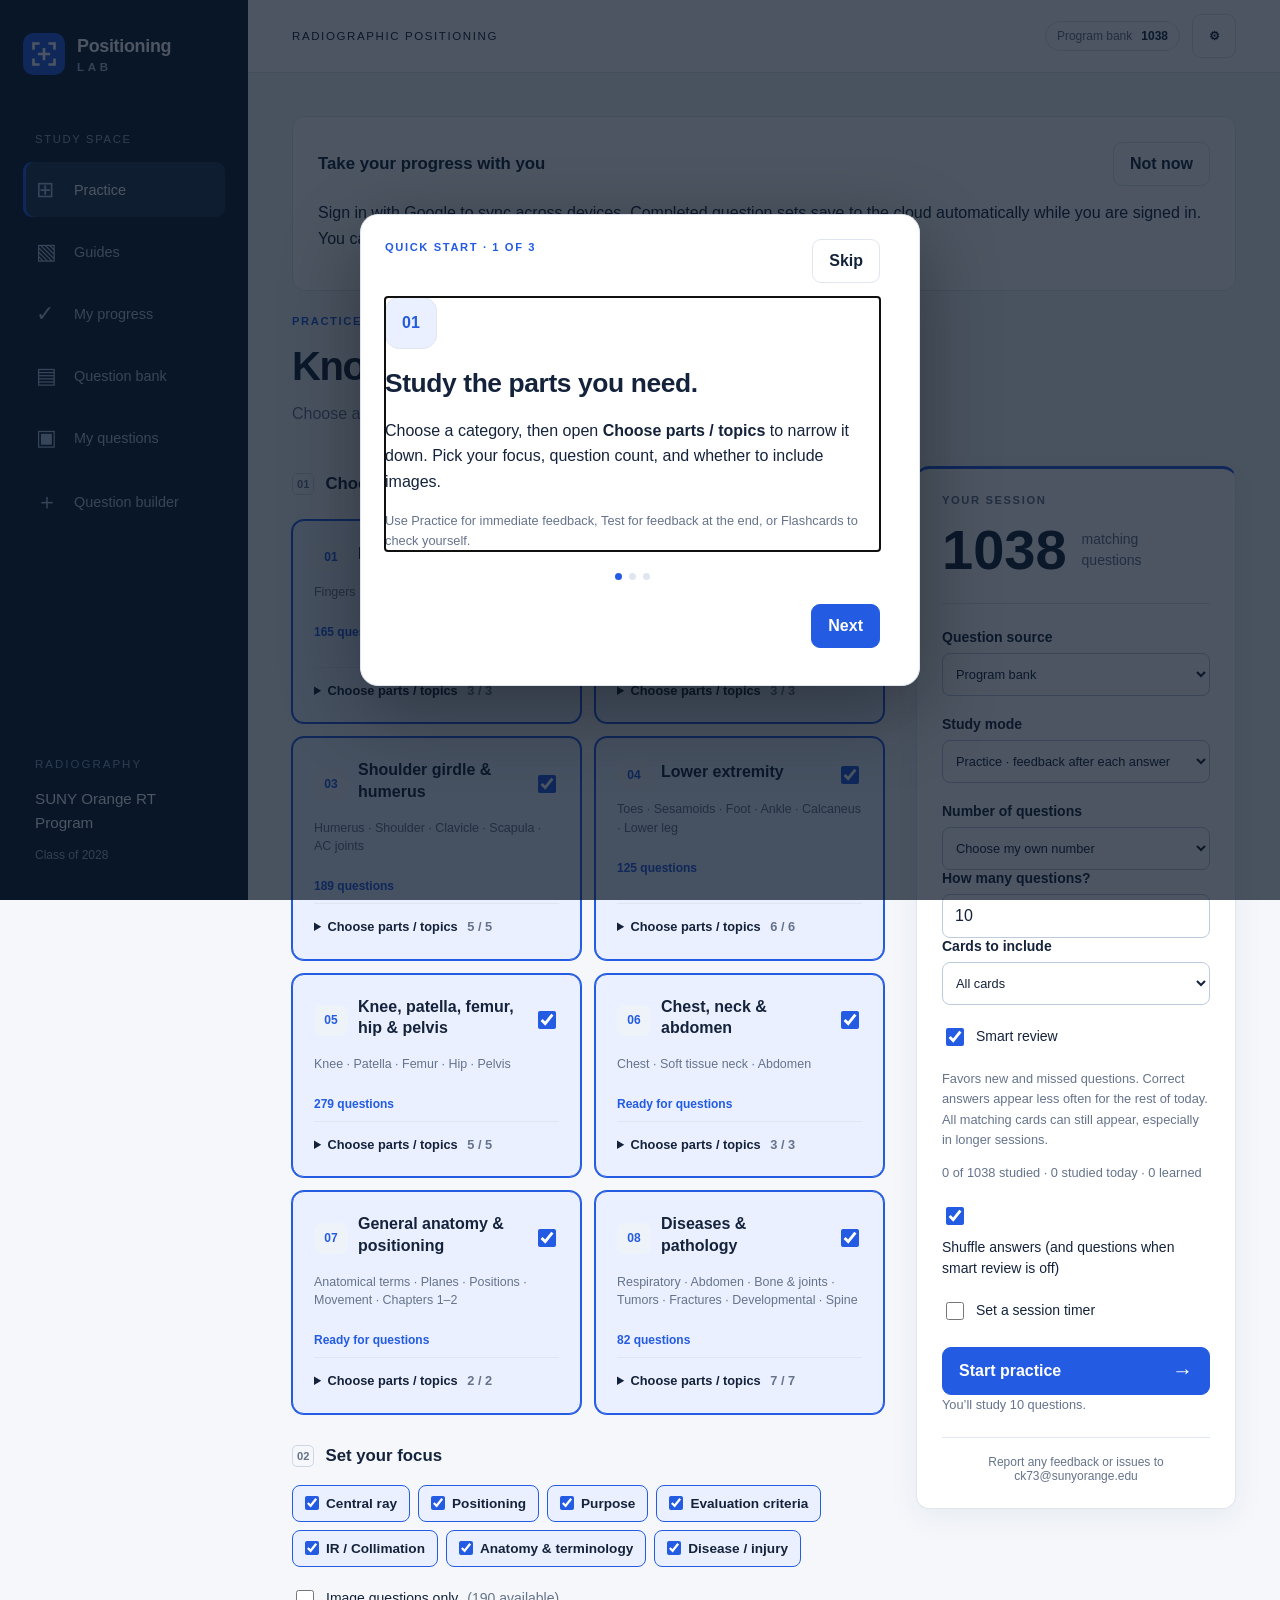
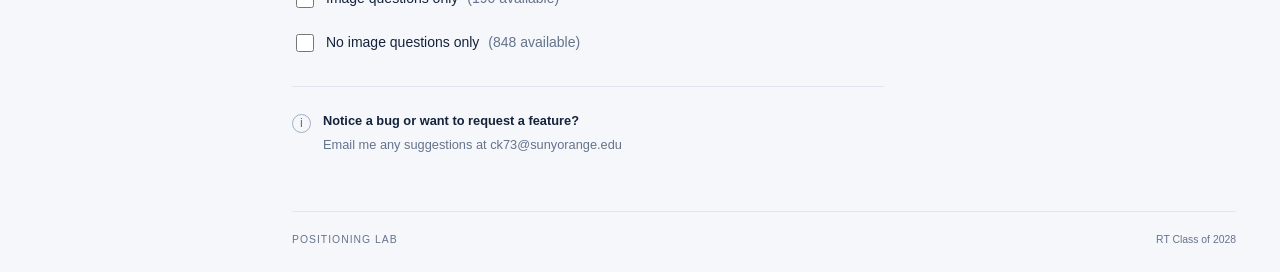
<file: index.html>
<!doctype html>
<html lang="en">
<head>
<meta charset="utf-8"><meta name="viewport" content="width=device-width,initial-scale=1,viewport-fit=cover">
<meta name="theme-color" content="#f5f7fb">
<script src="./preferences.js?v=guides-polish-2"></script>
<title>Positioning Lab | Radiography Practice</title>
<meta name="description" content="Practice radiographic positioning by anatomy group, central ray, purpose, and image evaluation.">
<link rel="icon" href="./favicon.svg" type="image/svg+xml"><link rel="stylesheet" href="./styles.css">
<link rel="stylesheet" href="./progress.css?v=subcategories-2">
<link rel="stylesheet" href="./appearance.css?v=ranks-1">
<script defer src="./app.js?v=guides-1"></script><script defer src="./catalog.js?v=2"></script><script defer src="./profile.js?v=guides-1"></script><script defer src="./progress.js?v=swift-sync-2"></script><script defer src="./builder.js?v=subcategories-2"></script>
<link rel="stylesheet" href="./cloud-sync.css?v=swift-sync-2">
<script defer src="./cloud-config.js?v=2"></script><script defer src="./cloud-model.js?v=1"></script><script defer src="./cloud-sync.js?v=guides-1"></script>
<script defer src="./guides.js?v=guides-polish-2"></script>
<link rel="stylesheet" href="./guides.css?v=guides-polish-2">
</head>
<body>
<a class="skip" href="#main">Skip to content</a>
<aside class="sidebar">
 <a class="brand" href="./"><img src="./favicon.svg" alt="" width="42" height="42"><span>Positioning<span class="brand-light">LAB</span></span></a>
 <div class="sidebar-label">STUDY SPACE</div>
 <nav aria-label="Main navigation">
 <button class="nav active" data-view="practice"><span aria-hidden="true">⊞</span> Practice</button>
 <button class="nav" data-view="guides"><span aria-hidden="true">▧</span> Guides</button>
 <button class="nav" data-view="progress"><span aria-hidden="true">✓</span> My progress</button>
 <button class="nav" data-view="browse"><span aria-hidden="true">▤</span> Question bank</button>
 <button class="nav" data-view="personal"><span aria-hidden="true">▣</span> My questions</button>
 <button class="nav" data-view="builder"><span aria-hidden="true">＋</span> Question builder</button>

 </nav>
 <div class="sidebar-bottom"><span class="edition">RADIOGRAPHY</span><p>SUNY Orange RT Program</p><small>Class of 2028</small></div>
</aside>
<div class="workspace">
<header class="topbar"><span>RADIOGRAPHIC POSITIONING</span><div class="topbar-actions"><span class="pill">Program bank <b id="bank-count">…</b></span><button class="corner-settings" id="open-settings" aria-haspopup="dialog" aria-label="Settings" title="Settings">⚙</button></div></header>
<main id="main" tabindex="-1">
<div id="loading" role="status" class="notice">Loading the question bank…</div>
<div id="app" hidden>
<div id="progress-warning" class="notice error" role="status" hidden></div>
<section id="practice-view">
 <div class="page-heading"><p id="personal-greeting" class="personal-greeting" hidden></p><div class="eyebrow">PRACTICE / SESSION SETUP</div><h1>Know your positioning.</h1><p>Choose a category, then open “Choose parts / topics” to narrow your session.</p></div>
 <div class="setup-layout">
  <div>
   <div class="section-line"><h2><span class="step">01</span> Choose categories</h2><button class="text-button" id="toggle-groups">Select all</button></div>
   <div id="group-grid" class="group-grid"></div>
   <div class="section-line second"><h2><span class="step">02</span> Set your focus</h2></div>
   <div id="focus-list" class="chips"></div>
   <label class="checkline"><input type="checkbox" id="images-only"> Image questions only <span class="muted" id="image-count"></span></label>
   <label class="checkline"><input type="checkbox" id="no-images-only"> No image questions only <span class="muted" id="no-image-count"></span></label>
   <div class="sample-note"><span class="note-icon" aria-hidden="true">i</span><p><strong>Notice a bug or want to request a feature?</strong> Email me any suggestions at ck73@sunyorange.edu</p></div>
  </div>
  <aside class="session-card">
   <div class="eyebrow">YOUR SESSION</div><div class="match-count"><strong id="match-count">0</strong><span>matching questions</span></div>
   <hr><label for="session-source">Question source</label><select id="session-source"><option value="program">Program bank</option><option value="personal">My questions</option><option value="both">Program + my questions</option></select><label for="session-mode">Study mode</label><select id="session-mode"><option value="practice">Practice · feedback after each answer</option><option value="exam">Test · feedback at the end</option><option value="cards">Flashcards · reveal & self-check</option></select>
   <label for="session-size">Number of questions</label><select id="session-size"><option value="10">10 questions</option><option value="20">20 questions</option><option value="50">50 questions</option><option value="custom">Choose my own number</option><option value="all">All matching questions</option></select>
   <div id="custom-size-settings" hidden><label for="custom-session-size">How many questions?</label><input id="custom-session-size" type="number" min="1" step="1" value="25" inputmode="numeric" aria-describedby="session-hint"></div>
   <label for="study-filter">Cards to include</label><select id="study-filter"></select>
   <label class="checkline"><input type="checkbox" id="smart-review" checked> Smart review</label>
   <p class="small muted">Favors new and missed questions. Correct answers appear less often for the rest of today. All matching cards can still appear, especially in longer sessions.</p>
   <p id="setup-progress" class="small muted"></p>
   <label class="checkline"><input type="checkbox" id="shuffle" checked> Shuffle answers (and questions when smart review is off)</label>
   <label class="checkline"><input type="checkbox" id="timer-enabled"> Set a session timer</label><div id="timer-settings" hidden><label for="timer-minutes">Minutes (1–180)</label><input id="timer-minutes" type="number" min="1" max="180" value="10"><p class="small muted">The session ends when time runs out, including while this tab is in the background.</p></div><button class="primary start" id="start">Start practice <span aria-hidden="true">→</span></button>
   <p id="session-hint" class="small muted"></p>
   <div class="card-footer">Report any feedback or issues to ck73@sunyorange.edu</div>
  </aside>
 </div>
</section>
<section id="guides-view" hidden aria-label="Positioning guides"></section>
<section id="quiz-view" hidden></section>
<section id="results-view" hidden></section>
<section id="progress-view" hidden>
 <div class="page-heading"><div class="eyebrow">STUDY / SAVED IN THIS BROWSER</div><h1>My progress.</h1><p>Keep track of what you’ve studied and choose what needs another look.</p></div>
 <section id="study-profile" class="panel study-profile" aria-label="Study profile"></section>
 <p id="progress-summary" class="notice"></p>
 <p class="small muted">Category totals include the program bank and your personal questions.</p>
 <div id="category-progress" class="category-progress-grid" aria-label="Progress by category"></div>
 <details class="panel progress-backup"><summary>Back up or restore progress</summary>
 <p>Progress saves automatically in this browser and syncs across devices when connected to Google. Export a backup before clearing browser data or changing devices. Anyone using this same browser profile shares this history.</p>
 <div class="actions"><button id="progress-export">Export progress</button><label class="file-button" for="progress-import">Restore progress</label><input id="progress-import" type="file" accept=".json,application/json" hidden></div>
 <p class="small muted">Restoring merges histories and keeps the newer record for each card. Progress backups contain marks and statistics. Back up personal questions separately in My questions.</p>
 <p id="progress-storage" class="small muted"></p><p id="progress-status" role="status"></p>
 </details>
 <p class="small muted">Click “Mark learned” when you feel ready, or switch a card back to Learning. Progress bars count cards you marked Learned; correct answers mark cards learned when Auto-learn is enabled in Settings. “Got it” flashcards count as self-assessed correct answers. Changing a question’s wording or answer starts fresh statistics while keeping your marks.</p>
 <div class="progress-tools"><input id="progress-search" type="search" placeholder="Search questions…" aria-label="Search progress"><select id="progress-group" aria-label="Progress category"></select><select id="progress-part" aria-label="Progress subcategory"></select><select id="progress-filter" aria-label="Progress card filter"></select></div>
 <p id="progress-count" class="muted"></p><div id="progress-list"></div><button id="progress-more" hidden>Show 30 more</button>
</section>
<section id="browse-view" hidden>
 <div class="page-heading"><div class="eyebrow">REFERENCE / QUESTION BANK</div><h1>See what’s in the bank.</h1><p>Search a projection, question, or answer. Open a question to study it.</p></div>
 <div class="bank-tools"><input id="bank-search" type="search" placeholder="Search questions or projections…" aria-label="Search question bank"><select id="bank-source" aria-label="Question source"><option value="program">Program bank</option><option value="personal">My questions</option><option value="both">All questions</option></select><select id="bank-group" aria-label="Filter anatomy group"></select><select id="bank-part" aria-label="Filter subcategory"></select><select id="bank-topic" aria-label="Filter topic"></select></div>
 <label for="bank-progress">Card status</label><select id="bank-progress"></select>
 <div class="section-line"><p id="browse-count" class="muted"></p><button id="bank-more" class="text-button" hidden>Show 50 more</button></div><div id="bank-list"></div>
</section>
<section id="personal-view" hidden>
 <div class="page-heading"><div class="eyebrow">PERSONAL / SAVED ON THIS DEVICE</div><h1>My questions.</h1><p>Your own collection, separate from the program bank. Ready to study as soon as you save.</p></div>
 <div class="notice">Questions and custom categories are saved in this browser on this device. Export a backup to move them to another computer or protect them before clearing browser data.</div>
 <div class="actions"><button id="personal-new" class="primary">Create a question</button><button id="personal-study">Practice my questions</button><button id="backup-export">Export question backup</button><label class="file-button" for="backup-import">Restore questions</label><input type="file" id="backup-import" accept=".json,application/json" hidden></div>
 <p id="personal-status" role="status"></p>
 <div class="bank-tools"><input id="personal-search" type="search" aria-label="Search personal questions" placeholder="Search my questions…"><select id="personal-group" aria-label="Personal category filter"></select><select id="personal-part" aria-label="Personal subcategory filter"></select></div>
 <p id="personal-count" class="muted"></p><div id="personal-list"></div><button id="personal-more" hidden>Show 50 more</button>
</section>
<section id="builder-view" hidden>
 <div class="page-heading"><div class="eyebrow">CREATE / QUESTION BUILDER</div><h1>Build the next question.</h1><p>Choose a category and subcategory, then a projection or topic. Write your question and save it to My questions.</p></div>
 <div class="builder-layout">
 <form id="builder-form" class="panel">
 <h2 class="builder-step"><span class="step">01</span> Choose what to study</h2>
 <div class="form-row"><div><label for="draft-group">Category</label><select id="draft-group"></select></div><div><label for="draft-topic">Focus</label><select id="draft-topic"></select></div></div>
 <div class="form-row"><div><label for="draft-part">Subcategory / body part</label><select id="draft-part"></select></div><div id="projection-family-field"><label for="draft-orientation">Projection family</label><select id="draft-orientation"></select></div></div>
 <label for="draft-projection-select">Projection / named method / topic</label><select id="draft-projection-select"></select>
 <p id="projection-detail" class="projection-detail"></p>
 <label class="checkline"><input type="checkbox" id="custom-projection"> Enter an unlisted projection or topic</label>
 <div id="custom-projection-fields" hidden><label for="draft-projection">Custom name</label><input id="draft-projection" placeholder="Include the body part, projection, and named method"><p class="small muted">Unlisted names are marked Custom. They do not become standard choices for other students.</p></div>
 <h2 class="builder-step"><span class="step">02</span> Write the question</h2>
 <label for="draft-type">Answer format</label><select id="draft-type"><option value="mcq">Multiple choice</option><option value="short">Short answer</option></select>
 <label for="draft-prompt">Question</label><textarea id="draft-prompt" rows="3" required placeholder="What should the image demonstrate?"></textarea>
 <div id="options-fields"><p class="small muted">Enter each choice, then select the circle beside the correct answer.</p><div id="choice-editor"></div><button type="button" id="add-choice" class="text-button">＋ Add a choice</button></div>
 <div id="short-fields" hidden><label for="draft-answer">Correct answer</label><input id="draft-answer"><label for="draft-aliases">Other accepted answers · one per line</label><textarea id="draft-aliases" rows="2" placeholder="Add alternate wording students might use"></textarea></div>
 <label for="draft-explanation">Why is this correct?</label><textarea id="draft-explanation" required rows="2" placeholder="Explain the key positioning detail."></textarea>
 <label for="draft-source">Reference (optional)</label><input id="draft-source" placeholder="Textbook edition · chapter · page">
 <h2 class="builder-step"><span class="step">03</span> Add an image & save</h2>
 <details class="image-settings"><summary>Add an optional image</summary><p class="small muted">Upload a JPG, PNG, or WebP up to 5 MB, or enter an image path.</p>
 <label for="draft-image-file">Choose an image</label><input type="file" id="draft-image-file" accept="image/jpeg,image/png,image/webp">
 <label for="draft-image-path">Or use an image path / HTTPS URL</label><input id="draft-image-path" placeholder="images/shoulder/ap-external.jpg">
 <label for="draft-image-alt">Image description</label><input id="draft-image-alt" placeholder="Describe the image without giving away the answer">
 <label for="draft-image-caption">Caption (optional)</label><input id="draft-image-caption">
 <img id="draft-image-preview" class="draft-preview" alt="Question image preview" hidden>
 <button type="button" id="remove-image" class="text-button">Clear image</button></details>
 <p id="builder-message" role="status"></p>
 <div class="actions"><button type="submit" class="primary" id="save-draft">Save to My questions</button><button type="button" id="preview-question">Preview</button><button type="button" id="cancel-edit" hidden>Cancel edit</button></div>
 <p class="small muted">Saving makes this question available in your personal bank immediately. It does not change the shared program bank.</p>
 </form>
 <aside class="panel draft-panel"><div class="section-line"><h2>Personal draft bank</h2><span class="pill" id="draft-count">0</span></div><p class="small muted">Questions saved in the selected category on this device.</p>
 <div class="actions vertical"><button id="preview-drafts" class="primary">Practice this category</button><button id="export-drafts">Export category JSON</button><label class="file-button" for="import-drafts">Import question JSON</label><input id="import-drafts" type="file" accept=".json,application/json" hidden></div>
 <p id="draft-status" role="status" class="small"></p><div id="draft-list"></div>
 <details class="help"><summary>Add a category, subcategory or focus</summary>
 <label for="new-group-name">New category name</label><input id="new-group-name" placeholder="e.g., Spine"><button type="button" id="add-group">Add category</button>
 <label for="new-part-name">New subcategory in the selected category</label><input id="new-part-name" placeholder="e.g., Toes or Respiratory conditions"><button type="button" id="add-part">Add subcategory</button>
 <label for="new-focus-name">New focus name</label><input id="new-focus-name" placeholder="e.g., Respiration"><button type="button" id="add-focus">Add focus</button>
 <p id="catalog-status" role="status"></p><p class="small muted">Custom categories, subcategories and focuses are personal. Question backups include them. The program catalog can also be expanded through its data files.</p></details>
 <details class="help"><summary>Publish questions for everyone</summary><ol><li>Import the existing category JSON first if you want to keep its published questions.</li><li>Export the category, then upload the JSON into your website’s data folder.</li><li>Register categories in groups.json, subcategories and their projections/topics in projections.json, and focuses in focuses.json.</li><li>Commit changes in GitHub to publish.</li></ol><p>Publishing replaces the entire category file. A personal backup can instead be imported into another browser without changing the website.</p></details>
 </aside></div>
</section>
</div>
<footer class="footer">POSITIONING LAB <span>RT Class of 2028</span></footer>
</main></div>
<dialog id="image-dialog"><button id="close-image">Close image ×</button><img id="large-image" alt=""></dialog>

<dialog id="settings-dialog" class="preferences-dialog" aria-labelledby="settings-title">
 <div class="dialog-heading"><div><p class="eyebrow">MAKE IT YOURS</p><h2 id="settings-title">Settings</h2></div><button id="settings-close" type="button" aria-label="Close settings">Close</button></div>
 <p class="small muted">Changes save in this browser. Study defaults apply to your next session.</p>
 <div class="settings-section"><h3>Appearance</h3>
  <label for="pref-theme">Theme</label><select id="pref-theme"><option value="system">Use device theme</option><option value="light">Light</option><option value="dark">Dark</option><option value="sepia">Sepia</option></select>
  <label for="pref-accent">Accent color</label><select id="pref-accent"><option value="blue">Blue</option><option value="teal">Teal</option><option value="purple">Purple</option><option value="amber">Amber</option></select>
  <div class="settings-grid"><div><label for="pref-text">Text size</label><select id="pref-text"><option value="standard">Standard</option><option value="large">Large</option><option value="extra">Extra large</option></select></div><div><label for="pref-density">Spacing</label><select id="pref-density"><option value="comfortable">Comfortable</option><option value="compact">Compact</option></select></div></div>
  <label class="checkline"><input id="pref-motion" type="checkbox"> Reduce motion</label>
 </div>
 <div class="settings-section"><h3>Personal</h3><label for="pref-name">Display name (optional)</label><input id="pref-name" maxlength="32" autocomplete="nickname" placeholder="What should we call you?"><p class="small muted">Your display name also appears on your progress profile and syncs when connected to Google.</p></div>
 <div class="settings-section"><h3>Practice defaults</h3>
  <label for="pref-mode">Study mode</label><select id="pref-mode"><option value="practice">Practice</option><option value="exam">Test</option><option value="cards">Flashcards</option></select>
  <label for="pref-source">Question source</label><select id="pref-source"><option value="program">Program bank</option><option value="personal">My questions</option><option value="both">Program + my questions</option></select>
  <label for="pref-images">Image questions</label><select id="pref-images"><option value="all">Include all questions</option><option value="only">Image questions only</option><option value="none">No image questions</option></select>
 </div>
 <div class="settings-section"><h3>Practice & guide quick tests</h3><p class="small muted">These options apply to question sessions and guide quick tests. Read and Review modes have no timer or question limit.</p>
  <label class="checkline"><input id="pref-all" type="checkbox"> Use all matching questions</label>
  <div id="pref-count-field"><label for="pref-count">Default number of questions</label><input id="pref-count" type="number" min="1" step="1" inputmode="numeric"></div>
  <label class="checkline"><input id="pref-autoLearn" type="checkbox"> Automatically mark correct answers as learned</label><p class="small muted">Includes “Got it” on flashcards and guide quick tests. Showing an answer in Review mode does not mark it learned. Turn this off to mark cards manually.</p>
  <label class="checkline"><input id="pref-smart" type="checkbox"> Smart review</label>
  <label class="checkline"><input id="pref-shuffle" type="checkbox"> Shuffle answers and normal question order</label>
  <label class="checkline"><input id="pref-timer" type="checkbox"> Start sessions with a timer</label>
  <div id="pref-minutes-field"><label for="pref-minutes">Default timer (minutes)</label><input id="pref-minutes" type="number" min="1" max="180" step="1" inputmode="numeric"></div>
  <button type="button" id="use-session-defaults">Use current session options as defaults</button>
  <p class="small muted">You can change these options before each session. Categories and card filters are chosen in Practice.</p>
 </div>
 <div class="settings-section"><h3>Your data</h3><p class="small muted">Learning history and personal questions are saved separately. Export progress from My progress, and back up your questions from My questions.</p><div class="actions"><button id="replay-tour" type="button">Show walkthrough</button><button id="reset-preferences" type="button">Reset settings</button></div><p class="small muted">Reset settings keeps your questions, learned marks, and history.</p></div>
 <p id="preferences-status" class="small" role="status" aria-live="polite"></p>
</dialog>
<dialog id="welcome-dialog" class="preferences-dialog welcome-dialog" aria-labelledby="welcome-title">
 <div class="dialog-heading"><p class="eyebrow" id="welcome-step"></p><button id="welcome-skip" type="button">Skip</button></div>
 <div id="welcome-content" tabindex="-1"></div>
 <div class="tour-dots" aria-hidden="true"><span></span><span></span><span></span></div>
 <div class="tour-actions"><button id="welcome-back" type="button">Back</button><button id="welcome-next" class="primary" type="button">Next</button></div>
 <p id="welcome-status" class="small" role="status"></p>
</dialog>
</body></html>
</file>
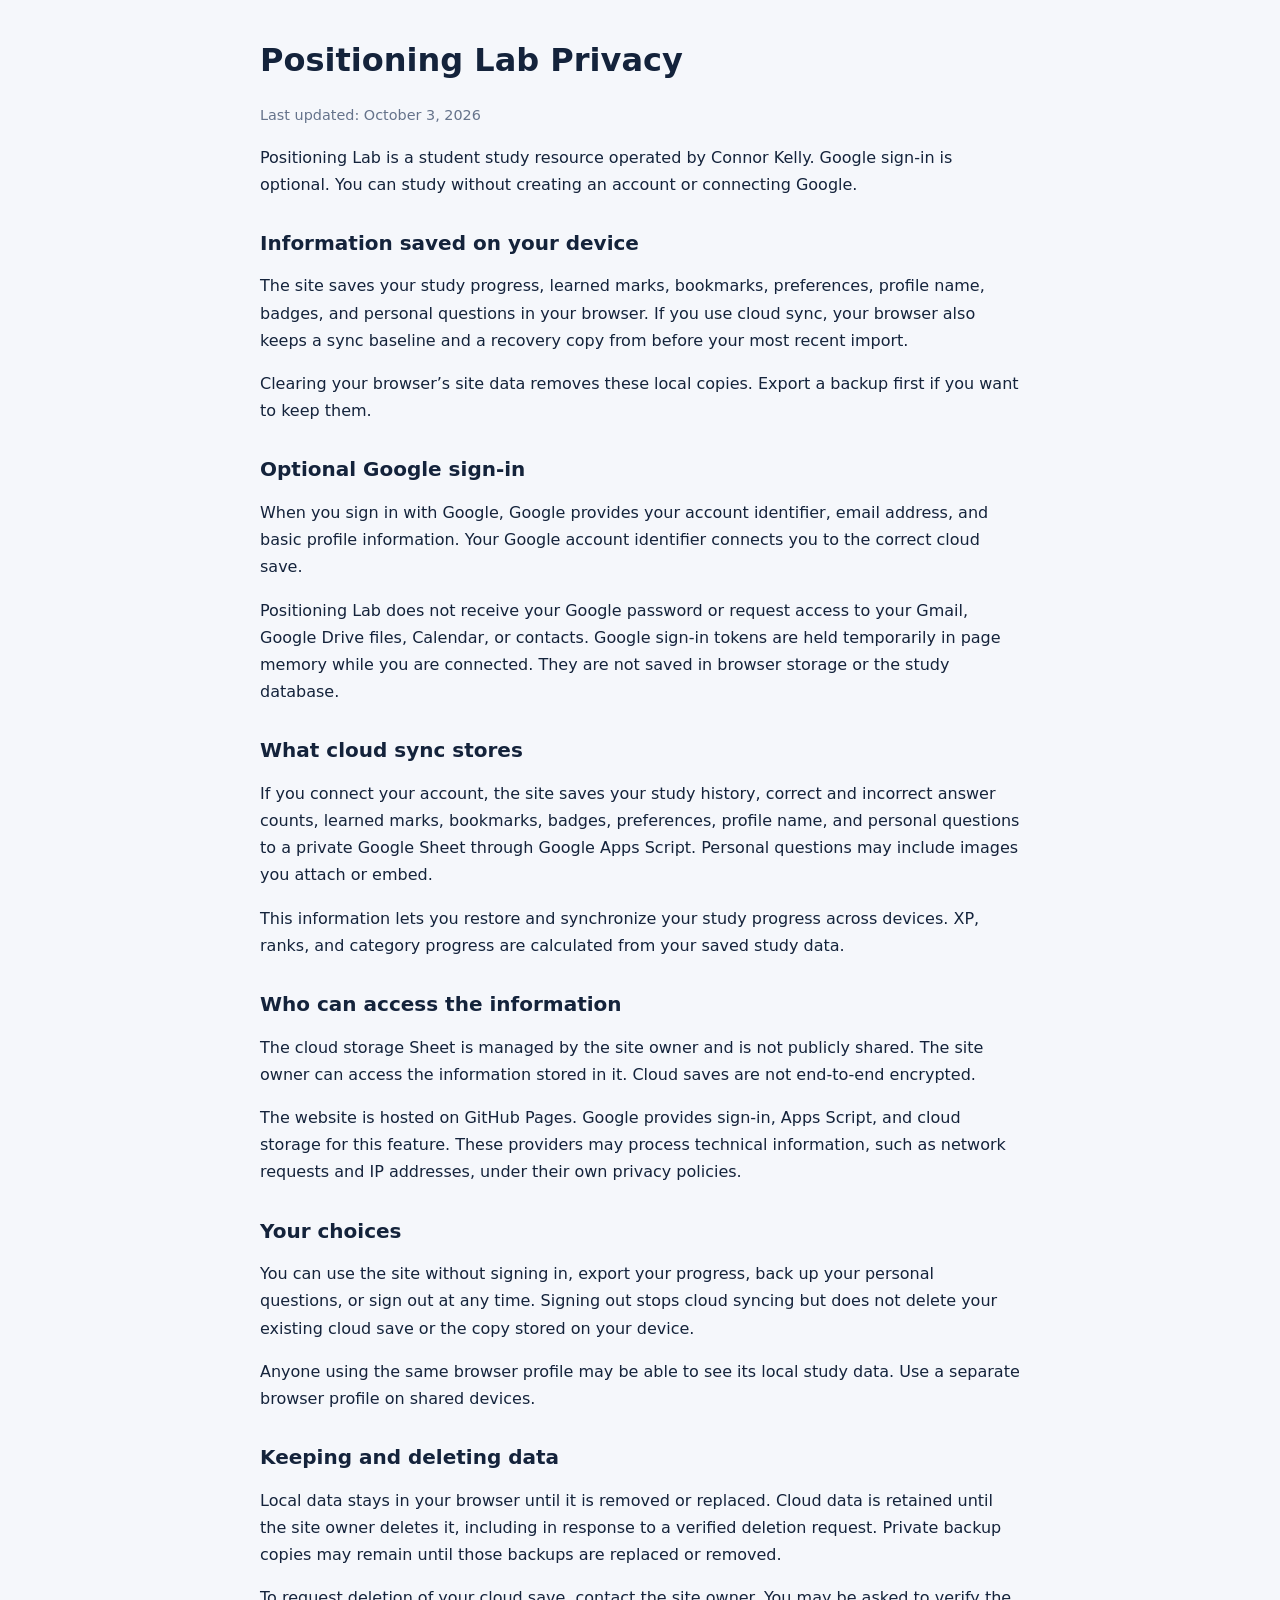
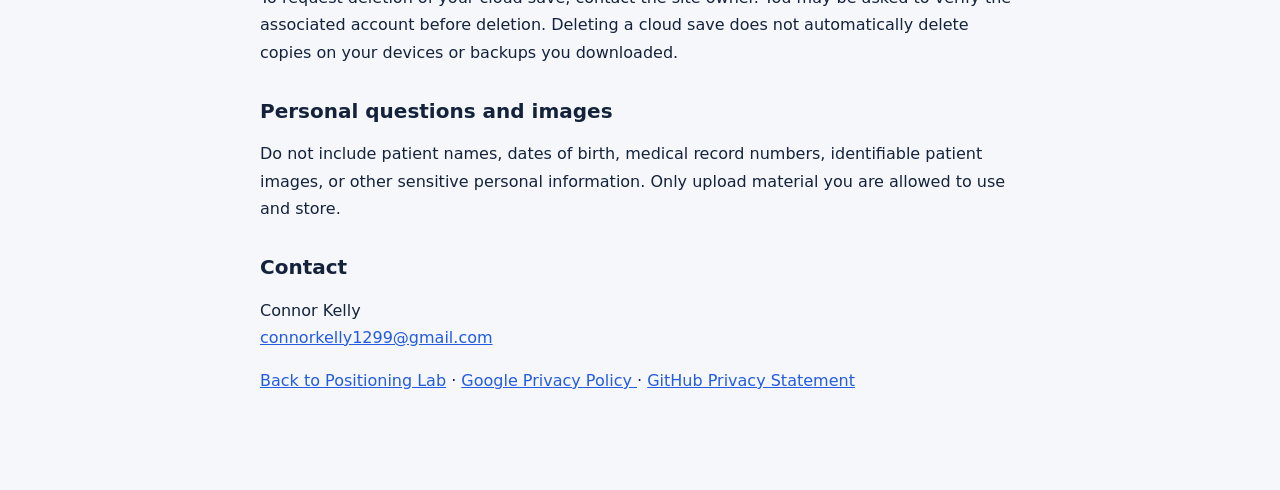
<file: privacy.html>
<!doctype html>
<html lang="en">
<head>
  <meta charset="utf-8">
  <meta name="viewport" content="width=device-width, initial-scale=1">
  <title>Privacy | Positioning Lab</title>
  <style>
    body {
      font-family: system-ui, -apple-system, sans-serif;
      line-height: 1.7;
      max-width: 760px;
      margin: 40px auto;
      padding: 0 20px 40px;
      color: #14233b;
      background: #f5f7fb;
    }

    h1, h2 {
      line-height: 1.3;
    }

    h2 {
      margin-top: 32px;
      font-size: 1.25rem;
    }

    a {
      color: #235be2;
      overflow-wrap: anywhere;
    }

    .updated {
      color: #65738b;
      font-size: 0.9rem;
    }

    @media (prefers-color-scheme: dark) {
      body {
        color: #e8edf6;
        background: #121922;
      }

      a {
        color: #a5bfff;
      }

      .updated {
        color: #b0bfd3;
      }
    }
  </style>
</head>
<body>
  <main>
    <h1>Positioning Lab Privacy</h1>
    <p class="updated">Last updated: October 3, 2026</p>

    <p>
      Positioning Lab is a student study resource operated by Connor Kelly.
      Google sign-in is optional. You can study without creating an account
      or connecting Google.
    </p>

    <h2>Information saved on your device</h2>
    <p>
      The site saves your study progress, learned marks, bookmarks,
      preferences, profile name, badges, and personal questions in your
      browser. If you use cloud sync, your browser also keeps a sync
      baseline and a recovery copy from before your most recent import.
    </p>
    <p>
      Clearing your browser’s site data removes these local copies.
      Export a backup first if you want to keep them.
    </p>

    <h2>Optional Google sign-in</h2>
    <p>
      When you sign in with Google, Google provides your account identifier,
      email address, and basic profile information. Your Google account
      identifier connects you to the correct cloud save.
    </p>
    <p>
      Positioning Lab does not receive your Google password or request
      access to your Gmail, Google Drive files, Calendar, or contacts.
      Google sign-in tokens are held temporarily in page memory while
      you are connected. They are not saved in browser storage or the
      study database.
    </p>

    <h2>What cloud sync stores</h2>
    <p>
      If you connect your account, the site saves your study history,
      correct and incorrect answer counts, learned marks, bookmarks,
      badges, preferences, profile name, and personal questions to a
      private Google Sheet through Google Apps Script. Personal questions
      may include images you attach or embed.
    </p>
    <p>
      This information lets you restore and synchronize your study
      progress across devices. XP, ranks, and category progress are
      calculated from your saved study data.
    </p>

    <h2>Who can access the information</h2>
    <p>
      The cloud storage Sheet is managed by the site owner and is not
      publicly shared. The site owner can access the information stored
      in it. Cloud saves are not end-to-end encrypted.
    </p>
    <p>
      The website is hosted on GitHub Pages. Google provides sign-in,
      Apps Script, and cloud storage for this feature. These providers
      may process technical information, such as network requests and
      IP addresses, under their own privacy policies.
    </p>

    <h2>Your choices</h2>
    <p>
      You can use the site without signing in, export your progress,
      back up your personal questions, or sign out at any time.
      Signing out stops cloud syncing but does not delete your existing
      cloud save or the copy stored on your device.
    </p>
    <p>
      Anyone using the same browser profile may be able to see its local
      study data. Use a separate browser profile on shared devices.
    </p>

    <h2>Keeping and deleting data</h2>
    <p>
      Local data stays in your browser until it is removed or replaced.
      Cloud data is retained until the site owner deletes it, including
      in response to a verified deletion request. Private backup copies
      may remain until those backups are replaced or removed.
    </p>
    <p>
      To request deletion of your cloud save, contact the site owner.
      You may be asked to verify the associated account before deletion.
      Deleting a cloud save does not automatically delete copies on
      your devices or backups you downloaded.
    </p>

    <h2>Personal questions and images</h2>
    <p>
      Do not include patient names, dates of birth, medical record numbers,
      identifiable patient images, or other sensitive personal information.
      Only upload material you are allowed to use and store.
    </p>

    <h2>Contact</h2>
    <p>
      Connor Kelly<br>
      <a href="mailto:connorkelly1299@gmail.com">
        connorkelly1299@gmail.com
      </a>
    </p>

    <p>
      <a href="./">Back to Positioning Lab</a>
      ·
      <a href="https://policies.google.com/privacy">
        Google Privacy Policy
      </a>
      ·
      <a href="https://docs.github.com/en/site-policy/privacy-policies/github-general-privacy-statement">
        GitHub Privacy Statement
      </a>
    </p>
  </main>
</body>
</html>
</file>
<file: styles.css>
:root{--ink:#14233b;--muted:#65738b;--blue:#235be2;--line:#e0e6ef;--bg:#f5f7fb;--nav:#101e34;--teal:#146e64;--red:#ac2d37;font-family:Inter,ui-sans-serif,-apple-system,BlinkMacSystemFont,"Segoe UI",sans-serif;color:var(--ink);font-size:16px}
*{box-sizing:border-box}body{margin:0;background:var(--bg)}button,input,textarea,select{font:inherit}button,a,input,select,textarea,summary{outline-offset:4px}button,select,summary,.file-button{cursor:pointer}button{border:1px solid var(--line);background:white;border-radius:9px;padding:11px 16px;color:var(--ink);font-weight:600}button:hover{border-color:#8ca9dd;background:#f3f6fc}button:disabled{opacity:.5;cursor:not-allowed}a{color:var(--blue)}input:not([type=checkbox]):not([type=radio]),textarea,select{width:100%;border:1px solid #cbd5e3;border-radius:8px;background:#fff;padding:12px;color:var(--ink);min-width:0}textarea{resize:vertical}input[type=checkbox],input[type=radio]{accent-color:var(--blue);width:18px;height:18px;flex-shrink:0}label{display:block;font-size:.875rem;font-weight:600;margin-bottom:8px}select+label,input+label,textarea+label{margin-top:20px}p{line-height:1.6}h1,h2,h3,p{margin-top:0}h1{font-size:2.5rem;line-height:1.15;letter-spacing:-1.4px;margin-bottom:12px;font-weight:750}h2{font-size:1.05rem;margin-bottom:0}h3{font-size:1.1rem}hr{border:0;border-top:1px solid var(--line);margin:25px 0}.sidebar{width:248px;position:fixed;inset:0 auto 0 0;background:var(--nav);color:white;padding:33px 23px;display:flex;flex-direction:column}.brand{display:flex;gap:12px;align-items:center;text-decoration:none;color:white;font-size:1.12rem;font-weight:650;letter-spacing:-.3px}.brand-light{display:block;font-size:.72rem;letter-spacing:3.7px;color:#a6bad9;margin-top:4px}.sidebar-label{font-size:.7rem;letter-spacing:1.7px;color:#9bacc6;margin:58px 12px 17px}.nav{display:flex;align-items:center;gap:13px;width:100%;text-align:left;border:0;color:#b7c5d9;background:transparent;padding:14px 13px;margin-bottom:7px;font-size:.9rem;font-weight:500}.nav span{font-size:1.4rem;width:25px;color:#b0c5e4}.nav:hover,.nav.active{background:#233653;color:#fff}.nav.active{box-shadow:inset 3px 0 #72a0ff}.sidebar-bottom{margin-top:auto;padding:25px 12px 0}.edition{font-size:.72rem;letter-spacing:2px;color:#89a3c7}.sidebar-bottom p{font-size:.95rem;margin:15px 0 10px}.sidebar-bottom small{font-size:.75rem;color:#9fb0c9;line-height:1.8}.workspace{margin-left:248px}.topbar{height:82px;border-bottom:1px solid var(--line);background:#fff;display:flex;justify-content:space-between;align-items:center;padding:0 44px;font-size:.72rem;letter-spacing:1.6px;color:var(--muted)}.pill{display:inline-flex;align-items:center;gap:9px;border:1px solid var(--line);border-radius:30px;padding:7px 11px;font-size:.75rem;letter-spacing:0;background:#fff;color:var(--muted)}.pill b{color:var(--ink)}main{max-width:1400px;margin:auto;padding:43px 44px 24px}.eyebrow{font-size:.7rem;letter-spacing:1.6px;font-weight:700;color:var(--blue);margin-bottom:16px}.page-heading{margin-bottom:39px}.page-heading p{color:var(--muted);font-size:1rem;margin:0}.setup-layout{display:grid;grid-template-columns:minmax(0,1fr) 320px;gap:32px;align-items:start}.section-line{display:flex;align-items:center;justify-content:space-between;gap:12px;margin-bottom:18px}.section-line h2{display:flex;align-items:center;gap:11px}.step{font-size:.7rem;color:var(--muted);border:1px solid #ccd6e6;border-radius:5px;padding:4px}.text-button{border:0;background:transparent;color:var(--blue);padding:5px;font-size:.875rem}.group-grid{display:grid;grid-template-columns:1fr 1fr;gap:14px}.group-card{position:relative;border:1px solid var(--line);border-radius:12px;background:#fff;padding:21px;min-height:174px;display:flex;flex-direction:column;cursor:pointer;margin:0;transition:border-color .15s,box-shadow .15s}.group-card:has(input:checked){border-color:var(--blue);background:#f5f8ff;box-shadow:0 0 0 1px var(--blue)}.group-top{display:flex;justify-content:space-between;align-items:center;margin-bottom:20px}.group-number{font-size:.75rem;font-weight:700;color:var(--blue);background:#eaf0ff;border-radius:7px;display:grid;place-items:center;width:34px;height:31px}.group-card strong{font-size:1rem;line-height:1.35;margin-bottom:6px}.group-card small{color:var(--muted);font-weight:400;line-height:1.5;font-size:.78rem}.group-card .count{margin-top:13px;color:var(--blue);font-size:.75rem;font-weight:600}.second{margin-top:31px}.chips{display:flex;gap:8px;flex-wrap:wrap}.chip{position:relative;border:1px solid #d5deeb;background:#fff;border-radius:8px;padding:10px 12px;font-size:.85rem;cursor:pointer;margin:0;display:flex;gap:7px;align-items:center}.chip:has(input:checked){background:#eaf0ff;border-color:#97b3f4;color:#184bbf}.chip input{width:14px;height:14px;margin:0}.checkline{display:flex;align-items:center;gap:9px;font-weight:400;font-size:.875rem;line-height:1.5;margin:20px 0}.muted{color:var(--muted)}.small{font-size:.8rem}.sample-note{display:flex;gap:12px;margin-top:31px;border-top:1px solid var(--line);padding-top:24px;color:var(--muted)}.sample-note p{font-size:.8rem;margin:0}.sample-note strong{color:#3c4f6b;display:block;margin-bottom:4px}.note-icon{border:1px solid #9faec3;border-radius:50%;width:19px;height:19px;text-align:center;flex-shrink:0;font-size:.8rem;margin-top:3px}.session-card,.panel{background:#fff;border:1px solid var(--line);border-radius:13px;padding:25px}.session-card{box-shadow:0 8px 30px #142b5510;border-top:3px solid var(--blue)}.session-card .eyebrow{color:var(--muted)}.match-count{display:flex;align-items:center;gap:15px}.match-count strong{font-size:3.5rem;font-weight:700;line-height:1}.match-count span{font-size:.875rem;max-width:85px;color:var(--muted);line-height:1.5}.session-card select{font-size:.8rem;padding:12px 9px}.primary{background:var(--blue);border-color:var(--blue);color:#fff}.primary:hover{background:#1748bb;border-color:#1748bb}.start{width:100%;display:flex;align-items:center;justify-content:space-between;margin-top:24px}.start span{font-size:1.3rem}.card-footer{border-top:1px solid var(--line);padding-top:17px;margin-top:22px;font-size:.75rem;color:var(--muted);text-align:center}.footer{display:flex;justify-content:space-between;gap:30px;border-top:1px solid var(--line);padding-top:20px;margin-top:55px;font-size:.65rem;letter-spacing:1px;color:var(--muted);line-height:1.6}.footer span{letter-spacing:0;max-width:530px;text-align:right}.notice{padding:17px 20px;background:#eaf0ff;border:1px solid #cbd9fa;border-radius:9px;margin-bottom:25px;font-size:.875rem;line-height:1.6}.error{background:#fff0f1;border-color:#eec4c9;color:var(--red)}.quiz-wrap{max-width:820px;margin:auto}.quiz-header{display:flex;justify-content:space-between;align-items:center;gap:12px;margin-bottom:18px}.progress-track{height:5px;background:#dde5f2;border-radius:9px;margin-bottom:28px;overflow:hidden}.progress-fill{height:100%;background:var(--blue);transition:width .2s}.question-card{background:#fff;border:1px solid var(--line);border-radius:14px;padding:32px}.question-card h1{font-size:1.7rem;letter-spacing:-.5px;line-height:1.4;margin:22px 0}.question-tags{display:flex;gap:9px;flex-wrap:wrap}.options{display:grid;gap:11px}.option{display:flex;gap:13px;align-items:center;padding:15px 17px;border:1px solid #d6dfec;border-radius:9px;cursor:pointer;font-weight:400;font-size:1rem;line-height:1.5;margin:0}.option:has(input:checked){border-color:var(--blue);background:#f1f5ff}.option.correct{background:#eaf7f2;border-color:#6cbaa4}.option.incorrect{background:#fff0f0;border-color:#d8888c}.feedback{border-radius:9px;background:#ecf7f3;border:1px solid #b6ddcf;padding:18px;margin-top:22px;line-height:1.6}.feedback.wrong{background:#fff4f1;border-color:#eccbc1}.feedback p:last-child{margin-bottom:0}.actions{display:flex;gap:10px;align-items:center;flex-wrap:wrap;margin-top:22px}.actions.vertical{flex-direction:column;align-items:stretch}.question-image{width:100%;max-height:360px;object-fit:contain;background:#101d32;border-radius:8px;display:block}.image-button{padding:0;border:0;display:block;width:100%;background:transparent}.image-caption{font-size:.75rem;color:var(--muted);margin:9px 0 22px}.results-score{font-size:4rem;letter-spacing:-3px;color:var(--blue);margin:15px 0}.review-item{padding:20px;border:1px solid var(--line);background:#fff;border-radius:10px;margin-bottom:12px}.review-item summary{font-size:1rem;line-height:1.5;font-weight:600}.review-item p{font-size:.9rem;margin:16px 0 0}.status-good{color:var(--teal)}.status-bad{color:var(--red)}.bank-tools{display:grid;grid-template-columns:2fr 1fr 1fr;gap:12px;margin-bottom:22px}.builder-layout{display:grid;grid-template-columns:minmax(0,1fr) 310px;gap:24px;align-items:start}.form-row{display:grid;grid-template-columns:1fr 1fr;gap:16px;margin-bottom:20px}.panel>label{margin-top:20px}fieldset{border:1px solid var(--line);border-radius:9px;margin:26px 0 0;padding:18px}legend{font-weight:600;font-size:.9rem}.draft-preview{width:100%;max-height:180px;object-fit:contain;margin-top:15px}.file-button{border:1px solid var(--line);border-radius:9px;text-align:center;font-size:1rem;padding:12px;margin:0}.draft-item{border-top:1px solid var(--line);padding:16px 0}.draft-item p{font-size:.85rem;margin:4px 0 8px}.draft-item button{font-size:.75rem;padding:6px 9px}.help{margin-top:24px;font-size:.875rem;line-height:1.7}.help ol{padding-left:20px}.help li{margin:10px 0}.empty{text-align:center;padding:38px;background:white;border:1px dashed #cbd5e3;border-radius:12px;color:var(--muted)}dialog{border:0;border-radius:12px;max-width:92vw;max-height:92vh;padding:16px}dialog::backdrop{background:#071425cc}dialog img{display:block;max-width:85vw;max-height:78vh;object-fit:contain;margin-top:10px}.skip{position:absolute;top:-100px;left:15px;z-index:10;background:white;padding:15px}.skip:focus{top:10px}[hidden]{display:none!important}
@media(min-width:1500px){main{padding-top:60px}.group-card{min-height:190px}.setup-layout{gap:42px;grid-template-columns:minmax(0,1fr) 340px}}
@media(max-width:1150px){.sidebar{width:210px;padding:30px 15px}.workspace{margin-left:210px}main{padding:32px 26px}.topbar{padding:0 26px}.setup-layout{grid-template-columns:minmax(0,1fr) 280px;gap:20px}.group-card{padding:17px}.session-card{padding:20px}.builder-layout{grid-template-columns:1fr}.draft-panel{order:-1}}
@media(max-width:900px){.sidebar{width:auto;position:static;padding:18px 22px;display:flex;flex-direction:row;justify-content:space-between;align-items:center;gap:20px}.brand-light{display:none}.brand img{width:32px;height:32px}.sidebar-label,.sidebar-bottom{display:none}.sidebar nav{display:flex;gap:5px}.nav{margin:0;padding:10px;font-size:.8rem;white-space:nowrap}.nav span{display:none}.workspace{margin:0}.topbar{height:62px}.setup-layout{grid-template-columns:minmax(0,1fr) 280px}.footer{margin-top:38px}}
@media(max-width:700px){.sidebar{display:block;padding:17px}.brand{justify-content:center}.sidebar nav{margin-top:18px;justify-content:center}.nav{width:auto;padding:10px 13px}.topbar{padding:0 20px;letter-spacing:1px;font-size:.65rem}main{padding:30px 20px}h1{font-size:2rem}.page-heading{margin-bottom:28px}.setup-layout{grid-template-columns:1fr}.session-card{margin-top:8px}.group-grid{gap:11px}.group-card{min-height:185px;padding:16px}.group-card strong{font-size:.93rem}.footer{display:block}.footer span{display:block;text-align:left;margin-top:9px}.question-card{padding:22px}.question-card h1{font-size:1.4rem}.quiz-header{flex-wrap:wrap}.bank-tools{grid-template-columns:1fr}.form-row{grid-template-columns:1fr}.panel{padding:20px}.question-tags .pill{font-size:.7rem}}
@media(prefers-reduced-motion:reduce){*{transition:none!important}}
.session-card{position:sticky;top:20px}.bank-tools{grid-template-columns:minmax(220px,2fr) repeat(3,minmax(130px,1fr))}.builder-step{display:flex;align-items:center;gap:10px;margin:4px 0 22px}.builder-step:not(:first-child){border-top:1px solid var(--line);padding-top:25px;margin-top:30px}.builder-layout{grid-template-columns:minmax(0,1fr) 300px}.projection-detail{font-size:.85rem;background:#eef3fc;border-radius:8px;padding:12px;line-height:1.6;margin-top:12px}.projection-detail:empty{display:none}.choice-row{display:flex;gap:9px;align-items:center;margin-bottom:11px}.choice-row label{margin:0;display:flex;align-items:center}.choice-row button{padding:8px;font-weight:400}.choice-row input[type=text]{flex:1}.image-settings{border:1px solid var(--line);padding:16px;border-radius:9px;line-height:1.6}.image-settings label{margin-top:15px}.timer-display{font-variant-numeric:tabular-nums;border:1px solid var(--line);padding:7px 12px;border-radius:8px;font-size:.9rem;background:white}.timer-display.urgent{color:var(--red);background:#fff0f0;border-color:#d8888c}.group-card .count.empty-count{color:var(--muted)}.origin-badge{font-size:.7rem;font-weight:500;color:var(--blue);margin-left:8px}.help input{margin-bottom:8px}.help label{margin-top:16px}.personal-item{display:flex;gap:10px;align-items:start}.personal-item details{flex:1;min-width:0}.personal-item .actions{margin:12px 0}.requeue-note{font-size:.875rem;color:var(--teal);padding:10px 0}.draft-panel{max-height:none}.draft-panel #draft-list{max-height:440px;overflow:auto}.personal-item .review-item{width:100%}
@media(max-width:1150px){.bank-tools{grid-template-columns:1fr 1fr}.builder-layout{grid-template-columns:1fr}.draft-panel{order:0}}
@media(max-width:900px){.sidebar nav{flex-wrap:wrap}.nav{white-space:normal}}
@media(max-width:700px){.session-card{position:static}.bank-tools{grid-template-columns:1fr}.sidebar nav{display:grid;grid-template-columns:1fr 1fr}.nav{justify-content:center}.personal-item{display:block}.choice-row button{padding:7px}.quiz-header{align-items:center}}
</file>
<file: progress.css>
.card-progress{display:flex;align-items:end;gap:12px;flex-wrap:wrap;margin:18px 0;padding:14px;background:#f3f6fc;border-radius:9px}
.card-progress label{margin:0;font-size:.8rem;min-width:150px}
.card-progress select{margin-top:5px}
.card-progress .small{flex-basis:100%;line-height:1.6}
.card-bookmark[aria-pressed=true]{background:#e5eefc;border-color:#7296ce;color:#16428a}
.progress-tools{display:grid;grid-template-columns:2fr 1fr 1fr;gap:12px;margin:22px 0}
.progress-backup{margin:20px 0}
#progress-warning{margin-bottom:20px}
#setup-progress{line-height:1.6}
@media(max-width:650px){.progress-tools{grid-template-columns:1fr}.card-progress{align-items:stretch}.card-progress label{flex:1}.progress-backup .actions>*{flex:1}}
/* Category selection and progress remain compact on phones. */
.category-select{display:flex;flex-direction:column;gap:10px;cursor:default}
.category-heading{display:flex;align-items:center;gap:10px;margin:0;cursor:pointer}
.category-heading strong{flex:1}.category-heading input{order:3;flex:none}
.category-select details{border-top:1px solid var(--line);padding-top:12px;margin-top:auto}
.category-select summary{font-size:.8rem;font-weight:600;line-height:1.7}
.category-select summary .muted{white-space:nowrap;margin-left:6px}
.part-choices{display:flex;flex-direction:column;gap:4px;margin-top:10px}
.part-choices label{display:flex;align-items:center;gap:9px;padding:9px 5px;margin:0;font-size:.83rem;cursor:pointer;min-height:42px}
.part-choices label span{flex:1}.part-choices label small{font-variant-numeric:tabular-nums;color:var(--muted)}
.part-choices input,.category-heading input{width:18px;height:18px;accent-color:var(--blue)}
.category-progress-grid{display:grid;grid-template-columns:repeat(2,minmax(0,1fr));gap:16px;margin:24px 0}
.category-progress-card{background:white;border:1px solid var(--line);border-radius:14px;padding:20px;min-width:0}
.category-progress-title{display:flex;align-items:start;justify-content:space-between;gap:16px;margin-bottom:16px}
.category-progress-title h2{font-size:1rem;line-height:1.4;margin:0}
.category-progress-title strong{color:var(--teal);font-size:1.4rem;font-variant-numeric:tabular-nums}
.learning-meter{height:10px;background:#edf0f5;border-radius:20px;overflow:hidden}
.learning-meter span{height:100%;display:block;background:linear-gradient(90deg,#328baf,#228971);border-radius:20px}
.category-progress-card p{font-size:.8rem;color:var(--muted);margin:12px 0 16px}
.category-progress-card summary{font-size:.8rem;color:var(--blue)}
.part-progress-list{list-style:none;margin:12px 0 0;padding:0}
.part-progress-list li{display:flex;justify-content:space-between;gap:12px;padding:8px 0;font-size:.8rem;border-top:1px solid var(--line)}
.part-progress-list li span:last-child{white-space:nowrap;font-variant-numeric:tabular-nums;color:var(--muted)}
.card-learned{min-height:44px}.card-learned[aria-pressed=true]{background:#e9f5ef;border-color:#78ae97;color:#17604c}
.bank-tools{grid-template-columns:repeat(auto-fit,minmax(150px,1fr))}
.progress-tools{grid-template-columns:repeat(2,minmax(0,1fr))}
@media(max-width:650px){.category-progress-grid,.progress-tools,.bank-tools{grid-template-columns:1fr}.category-progress-card{padding:16px}.card-progress button{flex:1;font-size:.85rem}}
</file>
<file: appearance.css>
:root{--surface:#fff;--surface-2:#eef3fa;--selected:#eaf0ff;--field-border:#becbde;--good-bg:#eaf7f2;--bad-bg:#fff0f0;--good-border:#6cbaa4;--bad-border:#d8888c;--accent-solid:#235be2;--primary-text:#fff;--image-bg:#101d32;color-scheme:light}
:root[data-theme=dark]{--ink:#e8edf6;--muted:#b0bfd3;--line:#35445a;--bg:#121922;--nav:#0b111a;--surface:#1c2735;--surface-2:#28364a;--selected:#273b58;--field-border:#65758d;--teal:#79d3b1;--red:#ffadb1;--good-bg:#173c33;--bad-bg:#482b34;--good-border:#468e75;--bad-border:#b76d79;--blue:#a5bfff;--image-bg:#0b111a;color-scheme:dark}
:root[data-theme=sepia]{--ink:#3e3024;--muted:#71614e;--line:#d5c5aa;--bg:#f2eadb;--nav:#382e26;--surface:#fff8e9;--surface-2:#eee1ca;--selected:#ede1ca;--field-border:#b9a88d;--teal:#36644f;--red:#a03936;--good-bg:#e7edda;--bad-bg:#f7e3d7;--good-border:#8aab86;--bad-border:#be8270;color-scheme:light}
:root[data-accent=blue]{--accent-solid:#235be2;--blue:#235be2}
:root[data-accent=teal]{--accent-solid:#087b70;--blue:#087b70}
:root[data-accent=purple]{--accent-solid:#7543b7;--blue:#7543b7}
:root[data-accent=amber]{--accent-solid:#946000;--blue:#946000}
:root[data-theme=dark][data-accent=blue]{--blue:#a5bfff}
:root[data-theme=dark][data-accent=teal]{--blue:#75d6c6}
:root[data-theme=dark][data-accent=purple]{--blue:#d2b3ff}
:root[data-theme=dark][data-accent=amber]{--blue:#edc57c}
:root[data-text=large]{font-size:18px}:root[data-text=extra]{font-size:20px}
html,body{width:100%;min-width:0}body{color:var(--ink);-webkit-text-size-adjust:100%;text-size-adjust:100%}
.workspace,main,section,aside,form,fieldset,.setup-layout>*,.builder-layout>*,.form-row>*,.group-grid>*,.progress-tools>*,.bank-tools>*,.choice-row>*{min-width:0}
main{width:100%}button,input,select,textarea{max-width:100%}fieldset{min-inline-size:0}
button,summary,label,h1,h2,h3,p,.pill,.review-item{overflow-wrap:anywhere}
img{max-width:100%}.group-grid{grid-template-columns:repeat(2,minmax(0,1fr))}.form-row{grid-template-columns:repeat(2,minmax(0,1fr))}
.category-heading strong,.part-choices label span,.option span,.sample-note p{min-width:0}.group-number{flex-shrink:0}
.topbar{gap:12px;flex-wrap:wrap;min-height:62px;height:auto;padding-top:14px;padding-bottom:14px}.topbar>*{min-width:0}.topbar .pill{flex-shrink:0}
.section-line{flex-wrap:wrap}.section-line h2{min-width:0}.checkline{flex-wrap:wrap}.chip{min-width:0;max-width:100%}
button,.file-button{min-height:44px}.text-button{min-height:36px}.option{min-height:48px}.choice-row{min-width:0}.choice-row input[type=text]{width:0;min-width:0;flex:1 1 0}
.sidebar{overflow-y:auto}.personal-greeting{font-size:.9rem;color:var(--blue);margin-bottom:12px}
/* Themes use explicit surface colors; radiographs are displayed without filters. */
button,input:not([type=checkbox]):not([type=radio]),textarea,select,.topbar,.pill,.group-card,.chip,.session-card,.panel,.question-card,.review-item,.empty,.timer-display,.category-progress-card,dialog,.skip{background:var(--surface);color:var(--ink)}
input:not([type=checkbox]):not([type=radio]),textarea,select,.option{border-color:var(--field-border)}
button:hover{background:var(--surface-2);border-color:var(--blue)}
.primary,.primary:hover{background:var(--accent-solid);border-color:var(--accent-solid);color:var(--primary-text)}
.primary:hover{filter:brightness(.93)}
.text-button,.nav,.image-button{background:transparent}.text-button{color:var(--blue)}
.nav{color:#b7c5d9}.nav:hover,.nav.active{background:#233653;color:#fff}.nav.active{box-shadow:inset 3px 0 var(--blue)}
.group-card:has(input:checked),.chip:has(input:checked),.option:has(input:checked){background:var(--selected);border-color:var(--blue);color:var(--ink)}
.group-number,.notice,.projection-detail,.card-progress{background:var(--surface-2);color:var(--ink)}
.notice{border-color:var(--line)}.group-number,.origin-badge,.results-score{color:var(--blue)}.sample-note strong{color:var(--ink)}
.progress-track,.learning-meter{background:var(--line)}.learning-meter span{background:var(--accent-solid)}
.option.correct,.feedback,.card-learned[aria-pressed=true]{background:var(--good-bg);border-color:var(--good-border);color:var(--ink)}
.option.incorrect,.feedback.wrong,.error,.timer-display.urgent{background:var(--bad-bg);border-color:var(--bad-border);color:var(--ink)}
.card-bookmark[aria-pressed=true]{background:var(--selected);border-color:var(--blue);color:var(--ink)}
.question-image{background:var(--image-bg)}.image-button:hover{background:transparent}.pill{color:var(--muted)}
:root[data-density=compact] .group-card,:root[data-density=compact] .category-progress-card{padding:14px;min-height:0}
:root[data-density=compact] .part-choices label{padding-top:5px;padding-bottom:5px;min-height:40px}
:root[data-density=compact] .question-card{padding:20px}:root[data-density=compact] .review-item{padding:14px}
:root[data-motion=reduce] *{animation:none!important;transition:none!important;scroll-behavior:auto!important}
@media(prefers-reduced-motion:reduce){*{animation:none!important;transition:none!important;scroll-behavior:auto!important}}
/* Dialogs scroll internally and do not widen or drag the underlying page. */
body.dialog-open{position:fixed;left:0;right:0;width:100%;overflow:hidden}
.preferences-dialog{width:calc(100% - 32px);max-width:620px;max-height:calc(100vh - 32px);max-height:calc(100dvh - 32px);margin:auto;border:1px solid var(--line);border-radius:18px;padding:24px;overflow-y:auto;overscroll-behavior:contain;scrollbar-gutter:stable;color:var(--ink);box-shadow:0 24px 80px #0005}
.preferences-dialog::backdrop{background:#071425b8}
.dialog-heading{display:flex;align-items:start;justify-content:space-between;gap:16px}.dialog-heading>*{min-width:0}.dialog-heading .eyebrow{margin-bottom:8px}.dialog-heading h2{font-size:1.5rem}.dialog-heading button{flex-shrink:0}
.settings-section{border-top:1px solid var(--line);margin-top:22px;padding-top:22px}.settings-section h3{margin-bottom:16px}.settings-section>label{margin-top:16px}
.settings-grid{display:grid;grid-template-columns:repeat(2,minmax(0,1fr));gap:16px;margin-top:20px}.settings-grid>*{min-width:0}
.preferences-dialog input,.preferences-dialog select{font-size:1rem;min-height:44px}.preferences-dialog input[type=checkbox]{min-height:18px}
.preferences-dialog [aria-invalid=true]{border-color:var(--red)}
.welcome-dialog{max-width:560px}.welcome-dialog h2{font-size:1.65rem;line-height:1.25;letter-spacing:-.4px;margin:18px 0}
.tour-symbol{display:grid;place-items:center;width:52px;height:52px;background:var(--selected);color:var(--blue);border:1px solid var(--line);border-radius:14px;font-weight:700;margin-top:14px}
.tour-actions{display:flex;gap:12px;justify-content:space-between;margin-top:24px}.tour-actions .primary{margin-left:auto}
.tour-dots{display:flex;justify-content:center;gap:7px;margin-top:22px}.tour-dots span{width:7px;height:7px;border-radius:50%;background:var(--line)}.tour-dots .current{background:var(--blue)}
.tour-palette{padding:12px;margin-top:18px}.tour-palette legend{font-size:.875rem}.theme-choices,.accent-choices{display:grid;grid-template-columns:repeat(2,minmax(0,1fr));gap:8px}
.tour-palette button{font-size:.85rem;padding:10px 8px;display:flex;gap:8px;align-items:center;justify-content:center}
.tour-palette button[aria-pressed=true]{background:var(--selected);border-color:var(--blue);box-shadow:inset 0 0 0 1px var(--blue)}
.accent-dot{width:14px;height:14px;border-radius:50%;flex-shrink:0}.accent-dot.blue{background:#235be2}.accent-dot.teal{background:#087b70}.accent-dot.purple{background:#7543b7}.accent-dot.amber{background:#946000}
#image-dialog{max-width:calc(100% - 24px);max-height:calc(100dvh - 24px);background:var(--surface);color:var(--ink)}#image-dialog img{width:auto;max-width:100%;max-height:75vh;object-fit:contain}
@media(max-width:1150px){.builder-layout{grid-template-columns:minmax(0,1fr)}}
@media(max-width:900px){.sidebar{overflow:visible}.sidebar nav{min-width:0;flex:1}.nav{min-width:0}.setup-layout{grid-template-columns:minmax(0,1fr)}.session-card{position:static}.sidebar{padding-left:max(16px,env(safe-area-inset-left));padding-right:max(16px,env(safe-area-inset-right))}}
@media(max-width:700px){
 main{padding:24px max(16px,env(safe-area-inset-right)) max(24px,env(safe-area-inset-bottom)) max(16px,env(safe-area-inset-left))}
 .topbar{padding-left:max(16px,env(safe-area-inset-left));padding-right:max(16px,env(safe-area-inset-right));font-size:.65rem;letter-spacing:.5px}
 .sidebar{padding-top:max(16px,env(safe-area-inset-top))}.sidebar nav{grid-template-columns:repeat(2,minmax(0,1fr));gap:4px}
 .sidebar .nav{width:100%;font-size:.8rem;padding:10px 8px}.brand{min-width:0}
 .group-grid,.form-row,.bank-tools,.progress-tools,.category-progress-grid{grid-template-columns:minmax(0,1fr)}
 .group-card{min-height:0}.group-card strong{font-size:1rem}.category-heading{align-items:center}
 .question-card{padding:18px}.question-card h1{font-size:1.3rem}.session-card,.panel{padding:18px}
 input:not([type=checkbox]):not([type=radio]),select,textarea,.session-card select{font-size:max(16px,1rem)}
 .actions>*{max-width:100%}.question-tags .pill{white-space:normal}.checkline{gap:8px}
 .card-progress{padding:12px;gap:8px}.card-progress button{flex:1 1 120px}
 .preferences-dialog{width:calc(100% - 24px);padding:18px;scrollbar-gutter:auto;max-height:calc(100dvh - 24px - env(safe-area-inset-top) - env(safe-area-inset-bottom))}
 .settings-grid{grid-template-columns:minmax(0,1fr)}.welcome-dialog h2{font-size:1.4rem}.dialog-heading{gap:8px}
}

.study-profile{margin-bottom:24px}.profile-heading{display:flex;align-items:center;gap:16px;margin-bottom:18px}.profile-heading h2{font-size:1.25rem}.profile-heading p{margin:6px 0 0}.profile-heading svg{flex-shrink:0}.profile-name-row{display:flex;gap:10px}.profile-name-row input{min-width:0;flex:1}.profile-name-row button{flex-shrink:0}.rank-grid{display:grid;grid-template-columns:repeat(auto-fit,minmax(110px,1fr));gap:16px;padding-top:18px}.rank-item{display:flex;flex-direction:column;align-items:center;gap:6px;text-align:center}@media(max-width:450px){.profile-name-row{flex-direction:column}}
</file>
<file: cloud-sync.css>
.cloud-panel{margin-bottom:24px;min-width:0}.cloud-panel .actions{flex-wrap:wrap}.cloud-panel button{max-width:100%}#cloud-google-button{max-width:100%;margin-top:12px;min-height:0}#cloud-status{margin:14px 0 6px;overflow-wrap:anywhere}#cloud-choice .actions{display:flex;flex-wrap:wrap;gap:10px}#cloud-choice button{min-height:44px}#cloud-choice::backdrop{background:#071425b8}

.cloud-prompt{margin-bottom:24px}.cloud-prompt-heading{display:flex;align-items:center;justify-content:space-between;gap:12px;flex-wrap:wrap}.cloud-prompt p{margin:14px 0}.cloud-prompt [id$="google"]{max-width:100%}.cloud-panel h2{font-size:1.15rem}.cloud-panel .actions{margin:12px 0}.cloud-panel #cloud-google-button:empty{margin:0}
</file>
<file: guides.css>
/* Guide UI uses the shared palette, type scale, density and motion preference. */
#guides-view{container:guides / inline-size;min-width:0;max-width:100%;overflow-wrap:anywhere;--guide-pad:1.15rem;--guide-gap:1rem}
#guides-view [hidden]{display:none!important}
.guide-heading{display:flex;justify-content:space-between;align-items:flex-start;gap:1rem;margin-bottom:1.4rem}.guide-heading>div{min-width:0}.guide-heading h1{margin:.25rem 0 .55rem}.guide-heading p{color:var(--muted);margin:0;max-width:52ch}
.guide-icon{width:1.2rem;height:1.2rem;flex:none;color:var(--blue);vertical-align:middle}.guide-settings{position:relative;flex:none;z-index:6}.guide-settings summary{display:flex;align-items:center;gap:.5rem;cursor:pointer;min-height:44px;padding:.6rem .8rem;border:1px solid var(--line);border-radius:12px;background:var(--surface);list-style:none}.guide-settings summary::-webkit-details-marker{display:none}
.guide-settings>div{position:absolute;right:0;top:calc(100% + .5rem);width:min(22rem,calc(100vw - 40px));max-height:70vh;max-height:70dvh;overflow:auto;overscroll-behavior:contain;padding:1rem;background:var(--surface);border:1px solid var(--line);border-radius:14px;box-shadow:0 14px 40px #0002}
.guide-settings fieldset{border:0;padding:0;margin:0 0 1rem}.guide-settings legend{font-weight:700;margin-bottom:.4rem}.guide-settings fieldset label,.guide-setting-check{display:flex;align-items:center;gap:.6rem;font-weight:400;margin:0;min-height:44px}.guide-settings input[type=checkbox]{width:18px;height:18px;margin:0;flex:none}.guide-settings p{font-size:.8rem;color:var(--muted)}.guide-settings hr{margin:1rem 0}.guide-settings button{width:100%;margin-top:.5rem}
.guide-tabs{display:flex;gap:.4rem;flex-wrap:wrap;border-bottom:1px solid var(--line);padding-bottom:1rem;margin-bottom:1.25rem}.guide-tabs button{display:flex;align-items:center;justify-content:center;gap:.45rem;min-height:44px;padding:.65rem .9rem;flex:1 1 auto}.guide-tabs button[aria-pressed=true]{color:var(--blue);background:var(--selected);border-color:var(--blue)}.guide-tabs .primary .guide-icon{color:inherit}
.guide-selectors{display:grid;grid-template-columns:minmax(0,1fr);gap:.75rem;padding:var(--guide-pad);background:var(--surface);border:1px solid var(--line);border-radius:14px}.guide-selectors label{min-width:0;margin:0;color:var(--muted);font-weight:500}.guide-selectors select{width:100%;min-width:0;margin-top:.5rem;text-overflow:ellipsis;color:var(--ink)}
.guide-title{display:flex;justify-content:space-between;align-items:center;gap:.8rem;margin:1.5rem 0 1rem}.guide-title h2{font-size:clamp(1.3rem,3vw,1.85rem);line-height:1.25;margin:.25rem 0}.guide-title p{margin:0}.guide-title>span{flex:none}.guide-title>div{min-width:0}
.guide-reading-tools{display:flex;align-items:center;justify-content:space-between;gap:.6rem;flex-wrap:wrap;margin:0 0 1rem;padding:.6rem .8rem;background:var(--surface-2);border-radius:10px}.guide-reading-tools p{font-size:.8rem;color:var(--muted);margin:0;flex:1 1 16rem}.guide-reading-tools>div{display:flex;gap:.35rem;flex-wrap:wrap}.guide-reading-tools button{font-size:.8rem;padding:.45rem .65rem;min-height:44px}
.guide-section{background:var(--surface);border:1px solid var(--line);border-radius:13px;break-inside:avoid;margin:0 0 var(--guide-gap);overflow:hidden}.guide-section>summary{display:flex;align-items:center;gap:.6rem;min-height:50px;padding:.85rem var(--guide-pad);cursor:pointer;font-size:.95rem;font-weight:650;list-style:none}.guide-section>summary::-webkit-details-marker{display:none}.guide-section>summary::after{content:'+';margin-left:auto;color:var(--muted);font-size:1.15rem;font-weight:400}.guide-section[open]>summary::after{content:'−'}.guide-section>summary:hover{background:var(--surface-2)}.guide-section[open]>summary{border-bottom:1px solid var(--line)}
.guide-section-body{padding:var(--guide-pad)}.guide-section-body>ul:first-child{margin-top:0}#guides-view ul{margin:.55rem 0 0;padding-left:1.1rem}#guides-view li{margin:.45rem 0;line-height:1.55}#guides-view ul:empty{display:none}
.guide-distinction{border-left:3px solid var(--blue)}.guide-distinction>summary{color:var(--blue)}.guide-distinction .guide-section-body{background:var(--selected)}.guide-cr{border-top:3px solid var(--blue)}.guide-cr .guide-angle{font-size:clamp(1.15rem,2.6vw,1.6rem);color:var(--blue);font-weight:700;line-height:1.45}.guide-cr p{margin:.7rem 0 0}.guide-criteria{columns:18rem 2;column-gap:var(--guide-gap)}
.guide-masked{min-height:76px;display:flex;align-items:center;justify-content:space-between;flex-wrap:wrap;gap:.75rem;border:1px dashed var(--field-border);border-radius:10px;padding:.85rem;color:var(--muted);background:var(--bg)}.guide-masked span{font-size:.85rem}.guide-masked button{flex:none}.guide-hide-answer{display:block;margin:.8rem 0 0 auto;font-size:.8rem;color:var(--blue);min-height:44px;padding:.4rem .6rem}
.guide-ir-layout{display:flex;flex-wrap:wrap;align-items:center;gap:1rem}.guide-ir-size{font-size:1.3rem;font-weight:700;letter-spacing:-.02em}.guide-ir-size small{font-size:.8rem;font-weight:400;color:var(--muted);display:block;margin-top:.3rem}.guide-ir-orientations{display:flex;gap:.55rem;flex-wrap:wrap}.guide-ir-orientation{display:flex;flex-direction:column;align-items:center;justify-content:center;gap:.25rem;border:1px solid var(--line);border-radius:10px;background:var(--surface-2);padding:.5rem .65rem;min-width:70px;font-size:.7rem;color:var(--muted)}.guide-ir-orientation svg{width:54px;height:54px;color:var(--blue)}.guide-ir-notes{font-size:.85rem;color:var(--muted);margin:.8rem 0 0;line-height:1.6}
.guide-galleries{display:grid;grid-template-columns:minmax(0,1fr);gap:var(--guide-gap);margin-bottom:var(--guide-gap)}.guide-gallery{min-width:0;border:1px solid var(--line);border-radius:13px;padding:var(--guide-pad);background:var(--surface)}.guide-gallery-heading{display:flex;align-items:center;justify-content:space-between;gap:.6rem}.guide-gallery h3{font-size:.95rem;margin:0}.guide-image-empty{min-height:80px;display:flex;align-items:center;justify-content:center;gap:.75rem;color:var(--muted);text-align:center;font-size:.8rem}.guide-image-empty svg{width:30px;height:30px;flex:none}.guide-gallery-controls{display:flex;justify-content:space-between;align-items:center;gap:.5rem;margin:.75rem 0}.guide-gallery-controls button{min-width:44px;min-height:44px}
.guide-image-track{display:flex;overflow-x:auto;scroll-snap-type:x mandatory;overscroll-behavior-x:contain;gap:12px;max-width:100%;border-radius:8px}.guide-image-track figure{flex:0 0 100%;min-width:0;margin:0;scroll-snap-align:start}.guide-image-track img{display:block;width:100%;height:clamp(180px,30vw,340px);object-fit:contain;background:var(--image-bg);border-radius:8px}.guide-image-track figcaption{padding:.6rem 0;font-size:.8rem;color:var(--muted)}
.guide-precautions{border-left:3px solid var(--field-border);padding:1rem;background:var(--surface-2);border-radius:0 12px 12px 0;margin:1rem 0;font-size:.9rem}.guide-bottom{display:flex;align-items:center;justify-content:space-between;flex-wrap:wrap;gap:.75rem;margin:1.5rem 0}.guide-bottom span{order:3;width:100%;text-align:center}.guide-common{margin-top:2rem;padding-top:1.25rem;border-top:1px solid var(--line);font-size:.8rem;color:var(--muted)}.guide-common details{margin-top:1rem}.guide-common summary{cursor:pointer;min-height:44px;display:flex;align-items:center}.guide-symbols{display:flex;gap:.55rem 1rem;flex-wrap:wrap;margin-top:1rem}.guide-symbols span{display:inline-flex;align-items:center;gap:.45rem}.guide-symbols b{font-size:1.2rem;color:var(--blue)}
.guide-overview-part{margin:1.5rem 0}.guide-overview-part h2{font-size:1.1rem;margin-bottom:.75rem}.guide-table-wrap{overflow-x:auto;max-width:100%;border:1px solid var(--line);border-radius:12px}.guide-table-wrap table{width:100%;border-collapse:collapse;table-layout:fixed;background:var(--surface);font-size:.85rem}.guide-table-wrap th,.guide-table-wrap td{text-align:left;vertical-align:top;padding:.9rem;border-bottom:1px solid var(--line);line-height:1.5}.guide-table-wrap th:first-child{width:25%}.guide-table-wrap thead{background:var(--surface-2)}.guide-table-wrap tr:last-child>*{border-bottom:0}.guide-table-wrap button{white-space:normal;text-align:left;font:inherit;min-height:44px}
.guide-review-meter{display:block;width:100%;height:10px;accent-color:var(--blue);margin-bottom:1.5rem}.guide-review-card{max-width:760px;margin:auto;padding:clamp(1.1rem,4vw,2rem);border:1px solid var(--line);border-radius:16px;background:var(--surface)}.guide-review-card h2{margin-top:.5rem}.guide-review-card h3{color:var(--blue)}.guide-review-actions{display:flex;flex-wrap:wrap;gap:.75rem;margin-top:1.5rem}.guide-review-actions button{flex:1 1 120px;min-height:46px}.topbar .corner-settings{padding:8px 10px;min-width:44px;min-height:44px}.topbar-actions{display:flex;align-items:center;gap:12px}
:root[data-density=compact] #guides-view{--guide-pad:.8rem;--guide-gap:.7rem}:root[data-density=compact] .guide-section>summary{padding-top:.65rem;padding-bottom:.65rem;min-height:44px}:root[data-density=compact] .guide-review-card{padding:1rem}
@container guides (min-width:36rem){.guide-selectors{grid-template-columns:minmax(0,1fr) minmax(0,1.5fr)}.guide-galleries{grid-template-columns:repeat(2,minmax(0,1fr))}.guide-bottom span{order:0;width:auto}.guide-tabs button{flex:0 1 auto}.guide-tabs .primary{margin-left:auto}}
@container guides (max-width:35.99rem){.guide-settings summary span{display:none}.guide-heading{gap:.5rem}.guide-criteria{columns:1}.guide-table-wrap table,.guide-table-wrap tbody,.guide-table-wrap tr,.guide-table-wrap th,.guide-table-wrap td{display:block;width:100%!important}.guide-table-wrap thead{display:none}.guide-table-wrap tr{padding:.75rem 1rem;border-bottom:1px solid var(--line)}.guide-table-wrap tr:last-child{border-bottom:0}.guide-table-wrap th,.guide-table-wrap td{border:0;padding:.25rem 0}.guide-table-wrap td:last-child{color:var(--muted)}}
/* Narrow-screen fallback for browsers without container queries. */
@media(max-width:600px){.guide-settings summary span{display:none}.guide-heading{gap:.5rem}.guide-criteria{columns:1}.topbar-actions{gap:6px}.topbar-actions .pill{display:none}.guide-tabs button{flex:1 1 40%;font-size:.85rem}.guide-image-track img{height:250px}}
@media(prefers-reduced-motion:reduce){.guide-image-track{scroll-behavior:auto}}
</file>
